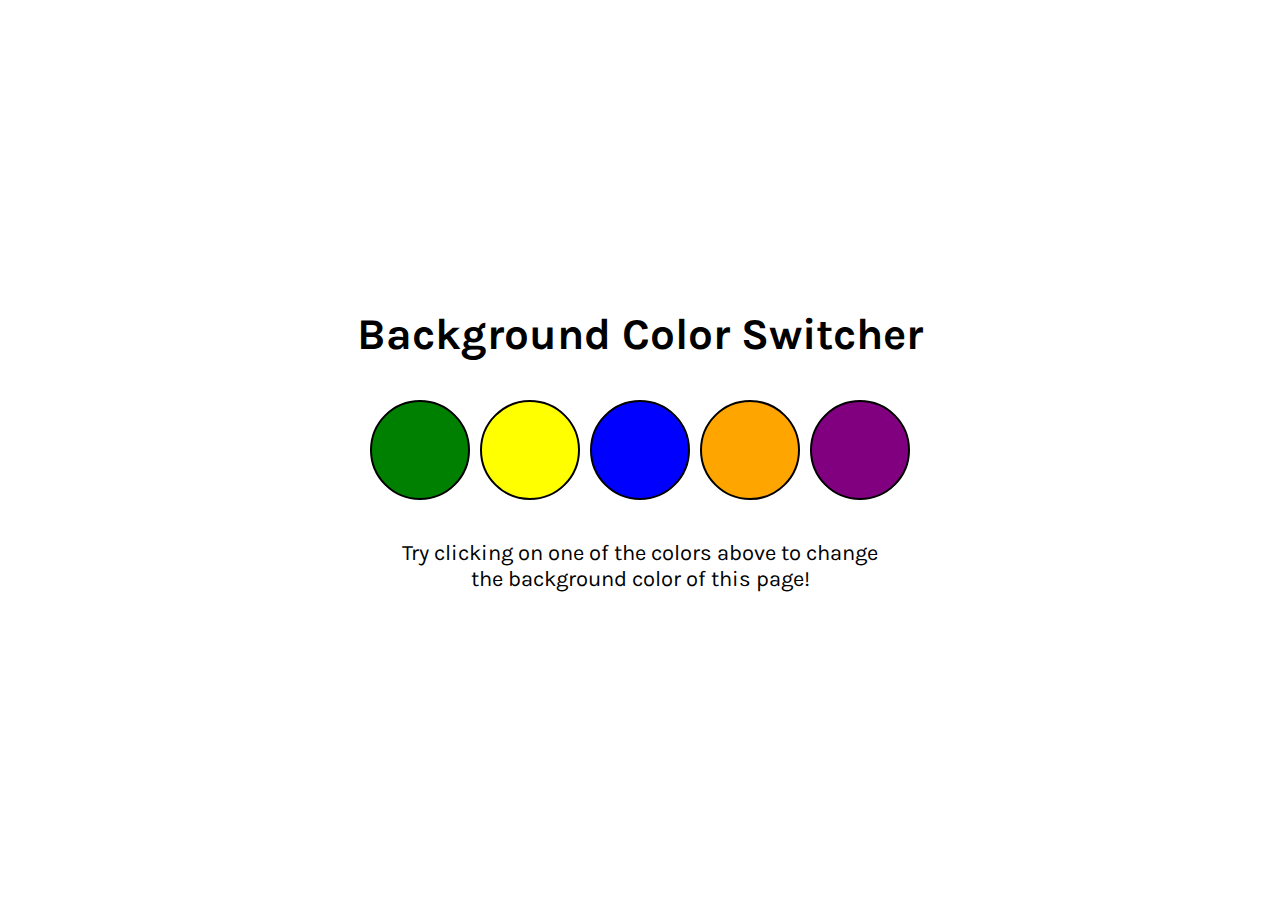
<file: Background Color Switcher/index.html>
<!DOCTYPE html>
<html lang="en">
  <head>
    <title>Background Color Switcher</title>

    <!-- required meta tags -->
    <meta charset="UTF-8" />
    <meta http-equiv="X-UA-Compatible" content="IE=edge" />
    <meta name="viewport" content="width=device-width, initial-scale=1.0" />

    <!-- favicon -->
    <link
      rel="icon"
      href="data:image/svg+xml,<svg xmlns=%22http://www.w3.org/2000/svg%22 viewBox=%220 0 100 100%22><text y=%22.9em%22 font-size=%2280%22>🟣</text></svg>"
    />

    <!-- google font -->
    <link rel="preconnect" href="https://fonts.googleapis.com" />
    <link rel="preconnect" href="https://fonts.gstatic.com" crossorigin />
    <link
      href="https://fonts.googleapis.com/css2?family=Karla:wght@200;300;400;500&display=swap"
      rel="stylesheet"
    />

    <!-- style -->
    <link rel="stylesheet" href="css/style.css" />
  </head>
  <body>
    <div class="wrapper">
      <h1 class="title">Background Color Switcher</h1>
      <div class="colors">
        <div class="color green"></div>
        <div class="color yellow"></div>
        <div class="color blue"></div>
        <div class="color orange"></div>
        <div class="color purple"></div>
      </div>
      <p class="desc">
        Try clicking on one of the colors above to change
        <br />
        the background color of this page!
      </p>
    </div>

    <!-- javascript -->
    <script src="js/app.js"></script>
  </body>
</html>
</file>
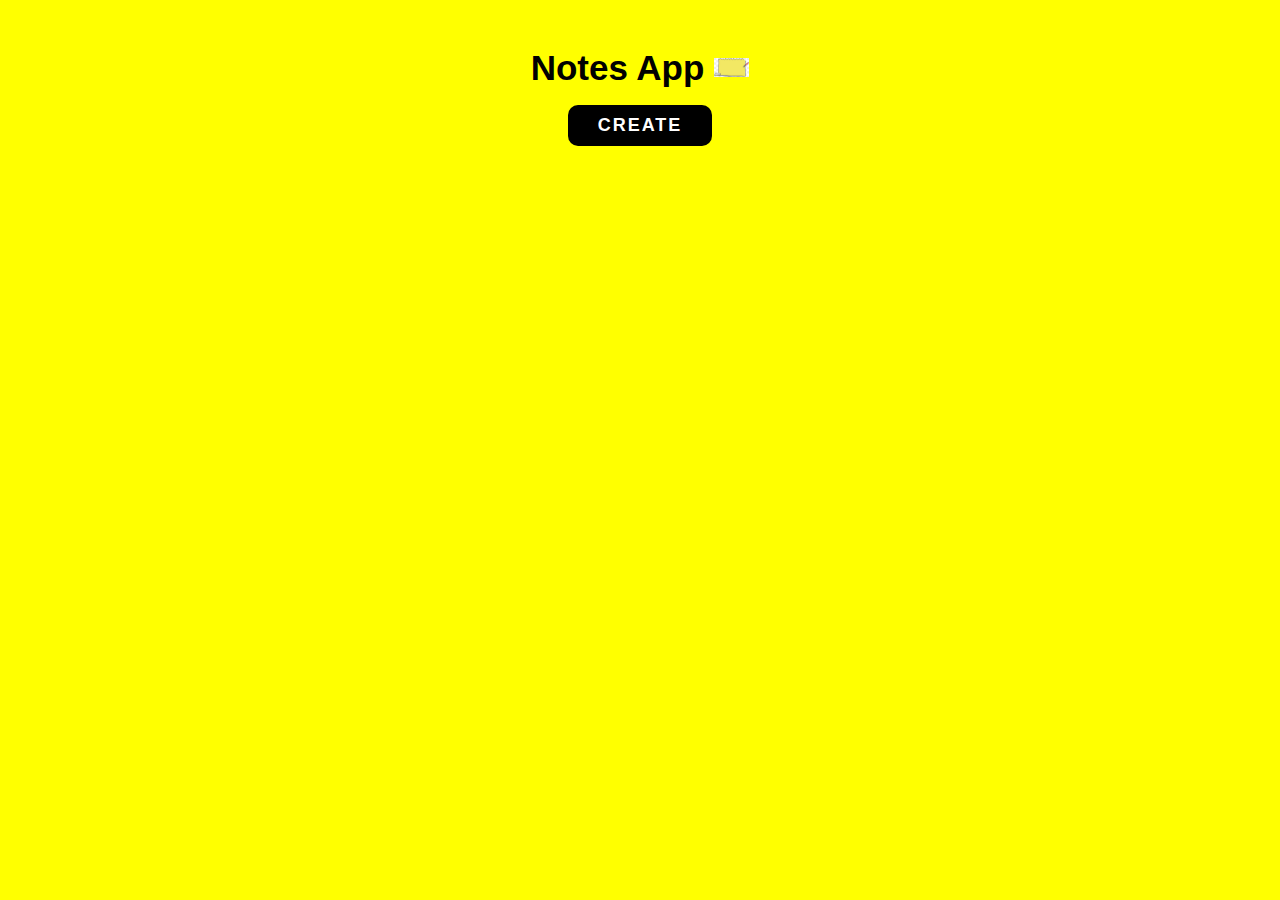
<file: notes/index.html>
<!DOCTYPE html>
<html lang="en">
<head>
    <meta charset="UTF-8">
    <meta http-equiv="X-UA-Compatible" content="IE=edge">
    <meta name="viewport" content="width=device-width, initial-scale=1.0">
    <title>Document</title>
    <link rel="stylesheet" href="./style.css">
</head>
<body>
    <div class="container">
        <div class="top">
            <h1>Notes App <img src="notes.jpg" alt="" srcset=""></h1>
            <button class="createBtn">Create</button>
        </div>
        <div class="notesContainer"></div>
    </div>
    <script src="./script.js"></script>
</body>
</html>
</file>
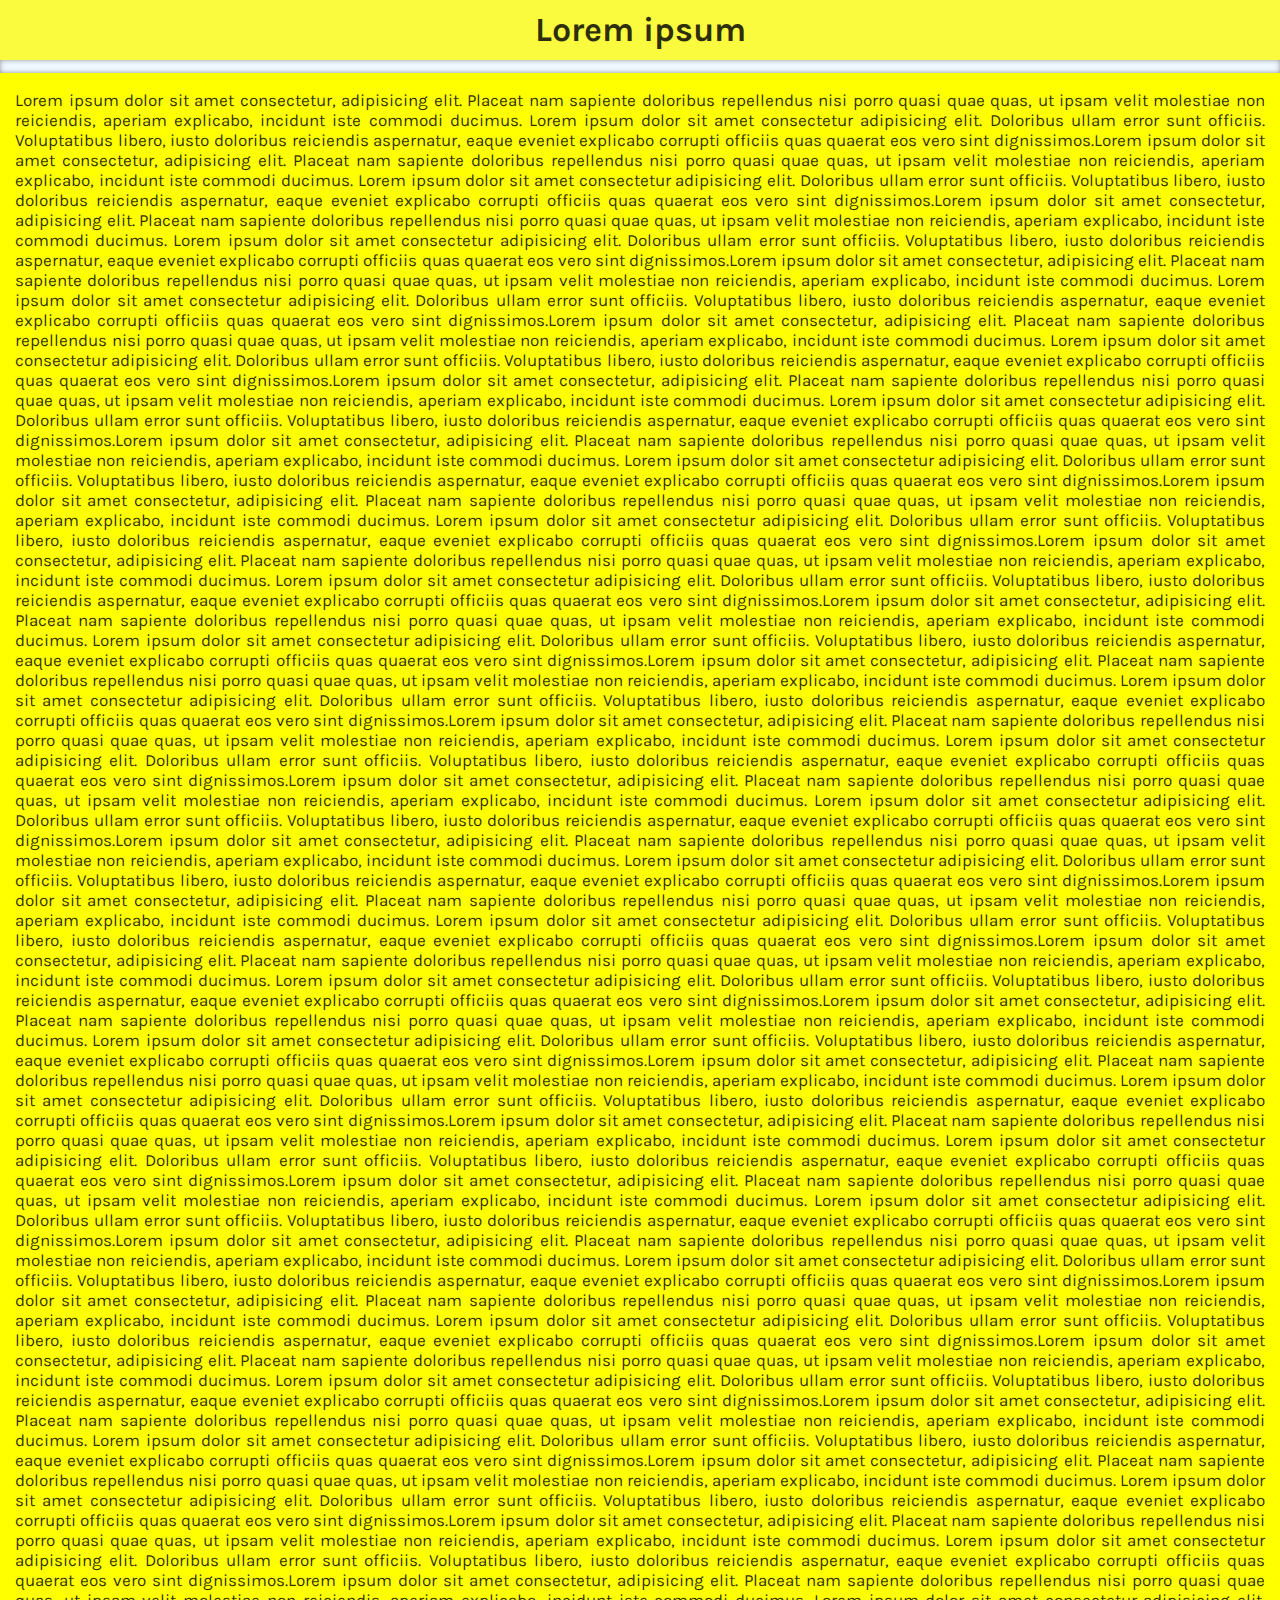
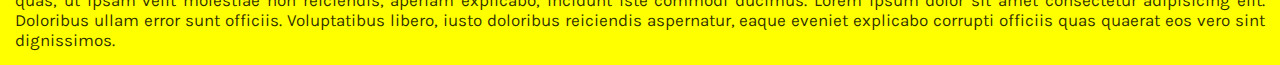
<file: Scroll Indicator/index.html>
<!DOCTYPE html>
<html lang="en">
  <head>
    <title>Scroll Indicator</title>

    <!-- required meta tags -->
    <meta charset="UTF-8" />
    <meta http-equiv="X-UA-Compatible" content="IE=edge" />
    <meta name="viewport" content="width=device-width, initial-scale=1.0" />

    <!-- favicon -->
    <link
      rel="icon"
      href="data:image/svg+xml,<svg xmlns=%22http://www.w3.org/2000/svg%22 viewBox=%220 0 100 100%22><text y=%22.9em%22 font-size=%2280%22>🟡</text></svg>"
    />

    <!-- google font -->
    <link rel="preconnect" href="https://fonts.googleapis.com" />
    <link rel="preconnect" href="https://fonts.gstatic.com" crossorigin />
    <link
      href="https://fonts.googleapis.com/css2?family=Karla:wght@200;300;400;500&display=swap"
      rel="stylesheet"
    />

    <!-- style -->
    <link rel="stylesheet" href="css/style.css" />
  </head>
  <body>
    <header>
      <h1 class="title">Lorem ipsum</h1>
      <div class="progress-container">
        <div id="progress-bar"></div>
      </div>
    </header>
    <article>
      <p>
        Lorem ipsum dolor sit amet consectetur, adipisicing elit. Placeat nam
        sapiente doloribus repellendus nisi porro quasi quae quas, ut ipsam
        velit molestiae non reiciendis, aperiam explicabo, incidunt iste commodi
        ducimus. Lorem ipsum dolor sit amet consectetur adipisicing elit.
        Doloribus ullam error sunt officiis. Voluptatibus libero, iusto
        doloribus reiciendis aspernatur, eaque eveniet explicabo corrupti
        officiis quas quaerat eos vero sint dignissimos.Lorem ipsum dolor sit
        amet consectetur, adipisicing elit. Placeat nam sapiente doloribus
        repellendus nisi porro quasi quae quas, ut ipsam velit molestiae non
        reiciendis, aperiam explicabo, incidunt iste commodi ducimus. Lorem
        ipsum dolor sit amet consectetur adipisicing elit. Doloribus ullam error
        sunt officiis. Voluptatibus libero, iusto doloribus reiciendis
        aspernatur, eaque eveniet explicabo corrupti officiis quas quaerat eos
        vero sint dignissimos.Lorem ipsum dolor sit amet consectetur,
        adipisicing elit. Placeat nam sapiente doloribus repellendus nisi porro
        quasi quae quas, ut ipsam velit molestiae non reiciendis, aperiam
        explicabo, incidunt iste commodi ducimus. Lorem ipsum dolor sit amet
        consectetur adipisicing elit. Doloribus ullam error sunt officiis.
        Voluptatibus libero, iusto doloribus reiciendis aspernatur, eaque
        eveniet explicabo corrupti officiis quas quaerat eos vero sint
        dignissimos.Lorem ipsum dolor sit amet consectetur, adipisicing elit.
        Placeat nam sapiente doloribus repellendus nisi porro quasi quae quas,
        ut ipsam velit molestiae non reiciendis, aperiam explicabo, incidunt
        iste commodi ducimus. Lorem ipsum dolor sit amet consectetur adipisicing
        elit. Doloribus ullam error sunt officiis. Voluptatibus libero, iusto
        doloribus reiciendis aspernatur, eaque eveniet explicabo corrupti
        officiis quas quaerat eos vero sint dignissimos.Lorem ipsum dolor sit
        amet consectetur, adipisicing elit. Placeat nam sapiente doloribus
        repellendus nisi porro quasi quae quas, ut ipsam velit molestiae non
        reiciendis, aperiam explicabo, incidunt iste commodi ducimus. Lorem
        ipsum dolor sit amet consectetur adipisicing elit. Doloribus ullam error
        sunt officiis. Voluptatibus libero, iusto doloribus reiciendis
        aspernatur, eaque eveniet explicabo corrupti officiis quas quaerat eos
        vero sint dignissimos.Lorem ipsum dolor sit amet consectetur,
        adipisicing elit. Placeat nam sapiente doloribus repellendus nisi porro
        quasi quae quas, ut ipsam velit molestiae non reiciendis, aperiam
        explicabo, incidunt iste commodi ducimus. Lorem ipsum dolor sit amet
        consectetur adipisicing elit. Doloribus ullam error sunt officiis.
        Voluptatibus libero, iusto doloribus reiciendis aspernatur, eaque
        eveniet explicabo corrupti officiis quas quaerat eos vero sint
        dignissimos.Lorem ipsum dolor sit amet consectetur, adipisicing elit.
        Placeat nam sapiente doloribus repellendus nisi porro quasi quae quas,
        ut ipsam velit molestiae non reiciendis, aperiam explicabo, incidunt
        iste commodi ducimus. Lorem ipsum dolor sit amet consectetur adipisicing
        elit. Doloribus ullam error sunt officiis. Voluptatibus libero, iusto
        doloribus reiciendis aspernatur, eaque eveniet explicabo corrupti
        officiis quas quaerat eos vero sint dignissimos.Lorem ipsum dolor sit
        amet consectetur, adipisicing elit. Placeat nam sapiente doloribus
        repellendus nisi porro quasi quae quas, ut ipsam velit molestiae non
        reiciendis, aperiam explicabo, incidunt iste commodi ducimus. Lorem
        ipsum dolor sit amet consectetur adipisicing elit. Doloribus ullam error
        sunt officiis. Voluptatibus libero, iusto doloribus reiciendis
        aspernatur, eaque eveniet explicabo corrupti officiis quas quaerat eos
        vero sint dignissimos.Lorem ipsum dolor sit amet consectetur,
        adipisicing elit. Placeat nam sapiente doloribus repellendus nisi porro
        quasi quae quas, ut ipsam velit molestiae non reiciendis, aperiam
        explicabo, incidunt iste commodi ducimus. Lorem ipsum dolor sit amet
        consectetur adipisicing elit. Doloribus ullam error sunt officiis.
        Voluptatibus libero, iusto doloribus reiciendis aspernatur, eaque
        eveniet explicabo corrupti officiis quas quaerat eos vero sint
        dignissimos.Lorem ipsum dolor sit amet consectetur, adipisicing elit.
        Placeat nam sapiente doloribus repellendus nisi porro quasi quae quas,
        ut ipsam velit molestiae non reiciendis, aperiam explicabo, incidunt
        iste commodi ducimus. Lorem ipsum dolor sit amet consectetur adipisicing
        elit. Doloribus ullam error sunt officiis. Voluptatibus libero, iusto
        doloribus reiciendis aspernatur, eaque eveniet explicabo corrupti
        officiis quas quaerat eos vero sint dignissimos.Lorem ipsum dolor sit
        amet consectetur, adipisicing elit. Placeat nam sapiente doloribus
        repellendus nisi porro quasi quae quas, ut ipsam velit molestiae non
        reiciendis, aperiam explicabo, incidunt iste commodi ducimus. Lorem
        ipsum dolor sit amet consectetur adipisicing elit. Doloribus ullam error
        sunt officiis. Voluptatibus libero, iusto doloribus reiciendis
        aspernatur, eaque eveniet explicabo corrupti officiis quas quaerat eos
        vero sint dignissimos.Lorem ipsum dolor sit amet consectetur,
        adipisicing elit. Placeat nam sapiente doloribus repellendus nisi porro
        quasi quae quas, ut ipsam velit molestiae non reiciendis, aperiam
        explicabo, incidunt iste commodi ducimus. Lorem ipsum dolor sit amet
        consectetur adipisicing elit. Doloribus ullam error sunt officiis.
        Voluptatibus libero, iusto doloribus reiciendis aspernatur, eaque
        eveniet explicabo corrupti officiis quas quaerat eos vero sint
        dignissimos.Lorem ipsum dolor sit amet consectetur, adipisicing elit.
        Placeat nam sapiente doloribus repellendus nisi porro quasi quae quas,
        ut ipsam velit molestiae non reiciendis, aperiam explicabo, incidunt
        iste commodi ducimus. Lorem ipsum dolor sit amet consectetur adipisicing
        elit. Doloribus ullam error sunt officiis. Voluptatibus libero, iusto
        doloribus reiciendis aspernatur, eaque eveniet explicabo corrupti
        officiis quas quaerat eos vero sint dignissimos.Lorem ipsum dolor sit
        amet consectetur, adipisicing elit. Placeat nam sapiente doloribus
        repellendus nisi porro quasi quae quas, ut ipsam velit molestiae non
        reiciendis, aperiam explicabo, incidunt iste commodi ducimus. Lorem
        ipsum dolor sit amet consectetur adipisicing elit. Doloribus ullam error
        sunt officiis. Voluptatibus libero, iusto doloribus reiciendis
        aspernatur, eaque eveniet explicabo corrupti officiis quas quaerat eos
        vero sint dignissimos.Lorem ipsum dolor sit amet consectetur,
        adipisicing elit. Placeat nam sapiente doloribus repellendus nisi porro
        quasi quae quas, ut ipsam velit molestiae non reiciendis, aperiam
        explicabo, incidunt iste commodi ducimus. Lorem ipsum dolor sit amet
        consectetur adipisicing elit. Doloribus ullam error sunt officiis.
        Voluptatibus libero, iusto doloribus reiciendis aspernatur, eaque
        eveniet explicabo corrupti officiis quas quaerat eos vero sint
        dignissimos.Lorem ipsum dolor sit amet consectetur, adipisicing elit.
        Placeat nam sapiente doloribus repellendus nisi porro quasi quae quas,
        ut ipsam velit molestiae non reiciendis, aperiam explicabo, incidunt
        iste commodi ducimus. Lorem ipsum dolor sit amet consectetur adipisicing
        elit. Doloribus ullam error sunt officiis. Voluptatibus libero, iusto
        doloribus reiciendis aspernatur, eaque eveniet explicabo corrupti
        officiis quas quaerat eos vero sint dignissimos.Lorem ipsum dolor sit
        amet consectetur, adipisicing elit. Placeat nam sapiente doloribus
        repellendus nisi porro quasi quae quas, ut ipsam velit molestiae non
        reiciendis, aperiam explicabo, incidunt iste commodi ducimus. Lorem
        ipsum dolor sit amet consectetur adipisicing elit. Doloribus ullam error
        sunt officiis. Voluptatibus libero, iusto doloribus reiciendis
        aspernatur, eaque eveniet explicabo corrupti officiis quas quaerat eos
        vero sint dignissimos.Lorem ipsum dolor sit amet consectetur,
        adipisicing elit. Placeat nam sapiente doloribus repellendus nisi porro
        quasi quae quas, ut ipsam velit molestiae non reiciendis, aperiam
        explicabo, incidunt iste commodi ducimus. Lorem ipsum dolor sit amet
        consectetur adipisicing elit. Doloribus ullam error sunt officiis.
        Voluptatibus libero, iusto doloribus reiciendis aspernatur, eaque
        eveniet explicabo corrupti officiis quas quaerat eos vero sint
        dignissimos.Lorem ipsum dolor sit amet consectetur, adipisicing elit.
        Placeat nam sapiente doloribus repellendus nisi porro quasi quae quas,
        ut ipsam velit molestiae non reiciendis, aperiam explicabo, incidunt
        iste commodi ducimus. Lorem ipsum dolor sit amet consectetur adipisicing
        elit. Doloribus ullam error sunt officiis. Voluptatibus libero, iusto
        doloribus reiciendis aspernatur, eaque eveniet explicabo corrupti
        officiis quas quaerat eos vero sint dignissimos.Lorem ipsum dolor sit
        amet consectetur, adipisicing elit. Placeat nam sapiente doloribus
        repellendus nisi porro quasi quae quas, ut ipsam velit molestiae non
        reiciendis, aperiam explicabo, incidunt iste commodi ducimus. Lorem
        ipsum dolor sit amet consectetur adipisicing elit. Doloribus ullam error
        sunt officiis. Voluptatibus libero, iusto doloribus reiciendis
        aspernatur, eaque eveniet explicabo corrupti officiis quas quaerat eos
        vero sint dignissimos.Lorem ipsum dolor sit amet consectetur,
        adipisicing elit. Placeat nam sapiente doloribus repellendus nisi porro
        quasi quae quas, ut ipsam velit molestiae non reiciendis, aperiam
        explicabo, incidunt iste commodi ducimus. Lorem ipsum dolor sit amet
        consectetur adipisicing elit. Doloribus ullam error sunt officiis.
        Voluptatibus libero, iusto doloribus reiciendis aspernatur, eaque
        eveniet explicabo corrupti officiis quas quaerat eos vero sint
        dignissimos.Lorem ipsum dolor sit amet consectetur, adipisicing elit.
        Placeat nam sapiente doloribus repellendus nisi porro quasi quae quas,
        ut ipsam velit molestiae non reiciendis, aperiam explicabo, incidunt
        iste commodi ducimus. Lorem ipsum dolor sit amet consectetur adipisicing
        elit. Doloribus ullam error sunt officiis. Voluptatibus libero, iusto
        doloribus reiciendis aspernatur, eaque eveniet explicabo corrupti
        officiis quas quaerat eos vero sint dignissimos.Lorem ipsum dolor sit
        amet consectetur, adipisicing elit. Placeat nam sapiente doloribus
        repellendus nisi porro quasi quae quas, ut ipsam velit molestiae non
        reiciendis, aperiam explicabo, incidunt iste commodi ducimus. Lorem
        ipsum dolor sit amet consectetur adipisicing elit. Doloribus ullam error
        sunt officiis. Voluptatibus libero, iusto doloribus reiciendis
        aspernatur, eaque eveniet explicabo corrupti officiis quas quaerat eos
        vero sint dignissimos.Lorem ipsum dolor sit amet consectetur,
        adipisicing elit. Placeat nam sapiente doloribus repellendus nisi porro
        quasi quae quas, ut ipsam velit molestiae non reiciendis, aperiam
        explicabo, incidunt iste commodi ducimus. Lorem ipsum dolor sit amet
        consectetur adipisicing elit. Doloribus ullam error sunt officiis.
        Voluptatibus libero, iusto doloribus reiciendis aspernatur, eaque
        eveniet explicabo corrupti officiis quas quaerat eos vero sint
        dignissimos.Lorem ipsum dolor sit amet consectetur, adipisicing elit.
        Placeat nam sapiente doloribus repellendus nisi porro quasi quae quas,
        ut ipsam velit molestiae non reiciendis, aperiam explicabo, incidunt
        iste commodi ducimus. Lorem ipsum dolor sit amet consectetur adipisicing
        elit. Doloribus ullam error sunt officiis. Voluptatibus libero, iusto
        doloribus reiciendis aspernatur, eaque eveniet explicabo corrupti
        officiis quas quaerat eos vero sint dignissimos.Lorem ipsum dolor sit
        amet consectetur, adipisicing elit. Placeat nam sapiente doloribus
        repellendus nisi porro quasi quae quas, ut ipsam velit molestiae non
        reiciendis, aperiam explicabo, incidunt iste commodi ducimus. Lorem
        ipsum dolor sit amet consectetur adipisicing elit. Doloribus ullam error
        sunt officiis. Voluptatibus libero, iusto doloribus reiciendis
        aspernatur, eaque eveniet explicabo corrupti officiis quas quaerat eos
        vero sint dignissimos.Lorem ipsum dolor sit amet consectetur,
        adipisicing elit. Placeat nam sapiente doloribus repellendus nisi porro
        quasi quae quas, ut ipsam velit molestiae non reiciendis, aperiam
        explicabo, incidunt iste commodi ducimus. Lorem ipsum dolor sit amet
        consectetur adipisicing elit. Doloribus ullam error sunt officiis.
        Voluptatibus libero, iusto doloribus reiciendis aspernatur, eaque
        eveniet explicabo corrupti officiis quas quaerat eos vero sint
        dignissimos.
      </p>
    </article>

    <!-- javascript -->
    <script src="js/script.js"></script>
  </body>
</html>
</file>
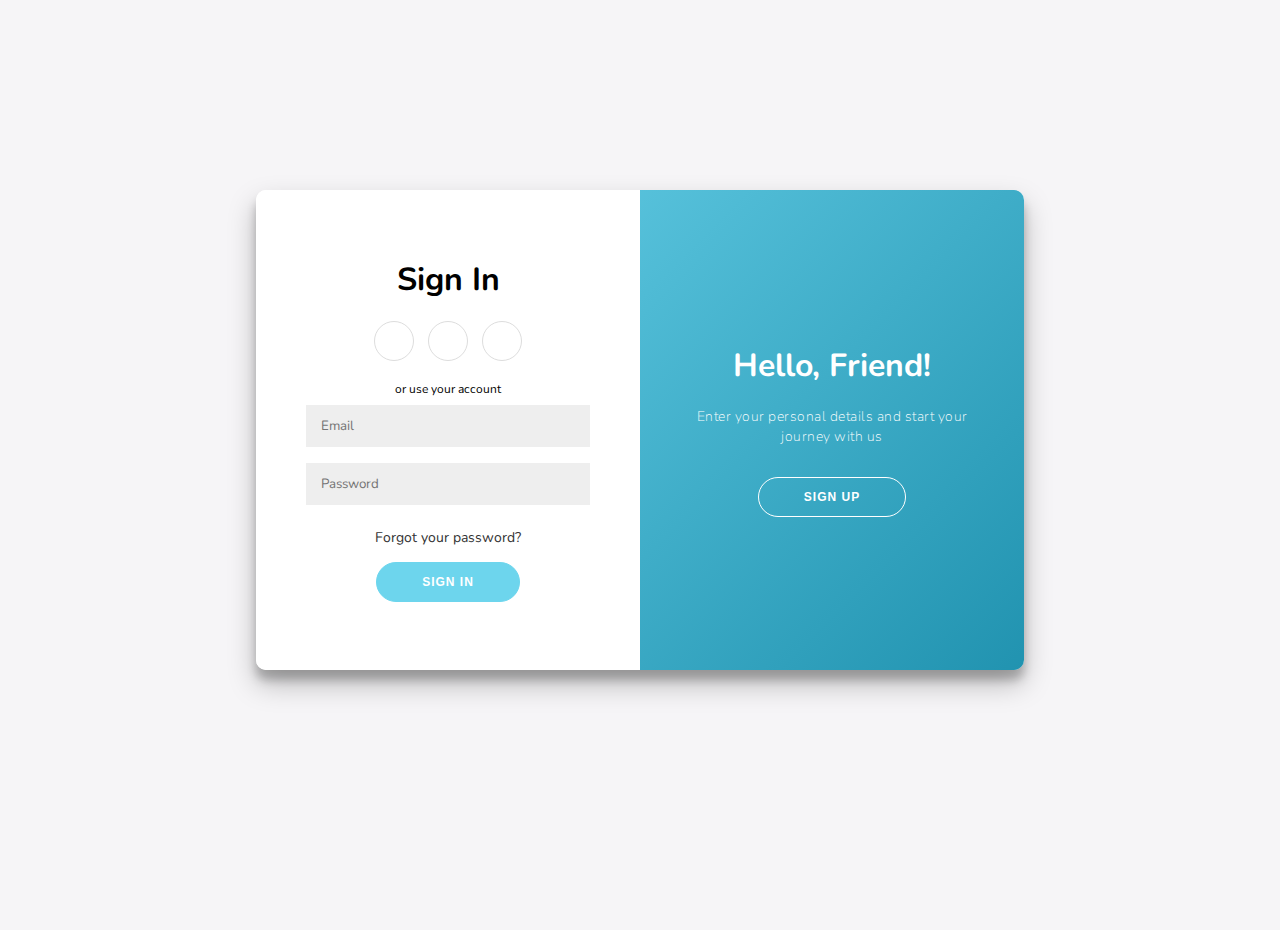
<file: Sliding Signin Signup Form/index.html>
<!-- Based on Sliding Sign In & Sign Up Form by Brad Traversy (2019)
see: https://www.youtube.com/watch?v=mUdo6w87rh4 -->

<!DOCTYPE html>
<html lang="en">
  <head>
    <meta charset="UTF-8" />
    <meta name="viewport" content="width=device-width, initial-scale=1.0" />
    <link
      rel="stylesheet"
      href="https://cdnjs.cloudflare.com/ajax/libs/font-awesome/5.15.1/css/all.min.css"
      integrity="sha512-+4zCK9k+qNFUR5X+cKL9EIR+ZOhtIloNl9GIKS57V1MyNsYpYcUrUeQc9vNfzsWfV28IaLL3i96P9sdNyeRssA=="
      crossorigin="anonymous"
    />
    <link rel="stylesheet" href="style.css" />
    <title>Sliding Sign In & Sign Up Form</title>
  </head>
  <body>
    <div class="container" id="container">
      <div class="form-container sign-up-container">
        <form>
          <h1>Sign Up</h1>
          <div class="social-container">
            <a href="#" class="social"><i class="fab fa-instagram"></i></a>
            <a href="#" class="social"><i class="fab fa-google"></i></a>
            <a href="#" class="social"><i class="fab fa-tiktok"></i></a>
          </div>
          <span>or use your email for registration</span>
          <input type="text" placeholder="Name" />
          <input type="email" placeholder="Email" />
          <input type="password" placeholder="Password" />
          <button onclick="return false;">Sign Up</button>
        </form>
      </div>
      <div class="form-container sign-in-container">
        <form>
          <h1>Sign In</h1>
          <div class="social-container">
            <a href="#" class="social"><i class="fab fa-instagram"></i></a>
            <a href="#" class="social"><i class="fab fa-google"></i></a>
            <a href="#" class="social"><i class="fab fa-tiktok"></i></a>
          </div>
          <span>or use your account</span>
          <input type="email" placeholder="Email" />
          <input type="password" placeholder="Password" />
          <a href="#">Forgot your password?</a>
          <button onclick="return false;">Sign In</button>
        </form>
      </div>
      <div class="overlay-container">
        <div class="overlay">
          <div class="overlay-panel overlay-left">
            <h1>Welcome Back!</h1>
            <p>Please login with your personal info</p>
            <button class="ghost" id="signIn">Sign In</button>
          </div>
          <div class="overlay-panel overlay-right">
            <h1>Hello, Friend!</h1>
            <p>Enter your personal details and start your journey with us</p>
            <button class="ghost" id="signUp">Sign Up</button>
          </div>
        </div>
      </div>
    </div>
    <script src="script.js"></script>
  </body>
</html>
</file>
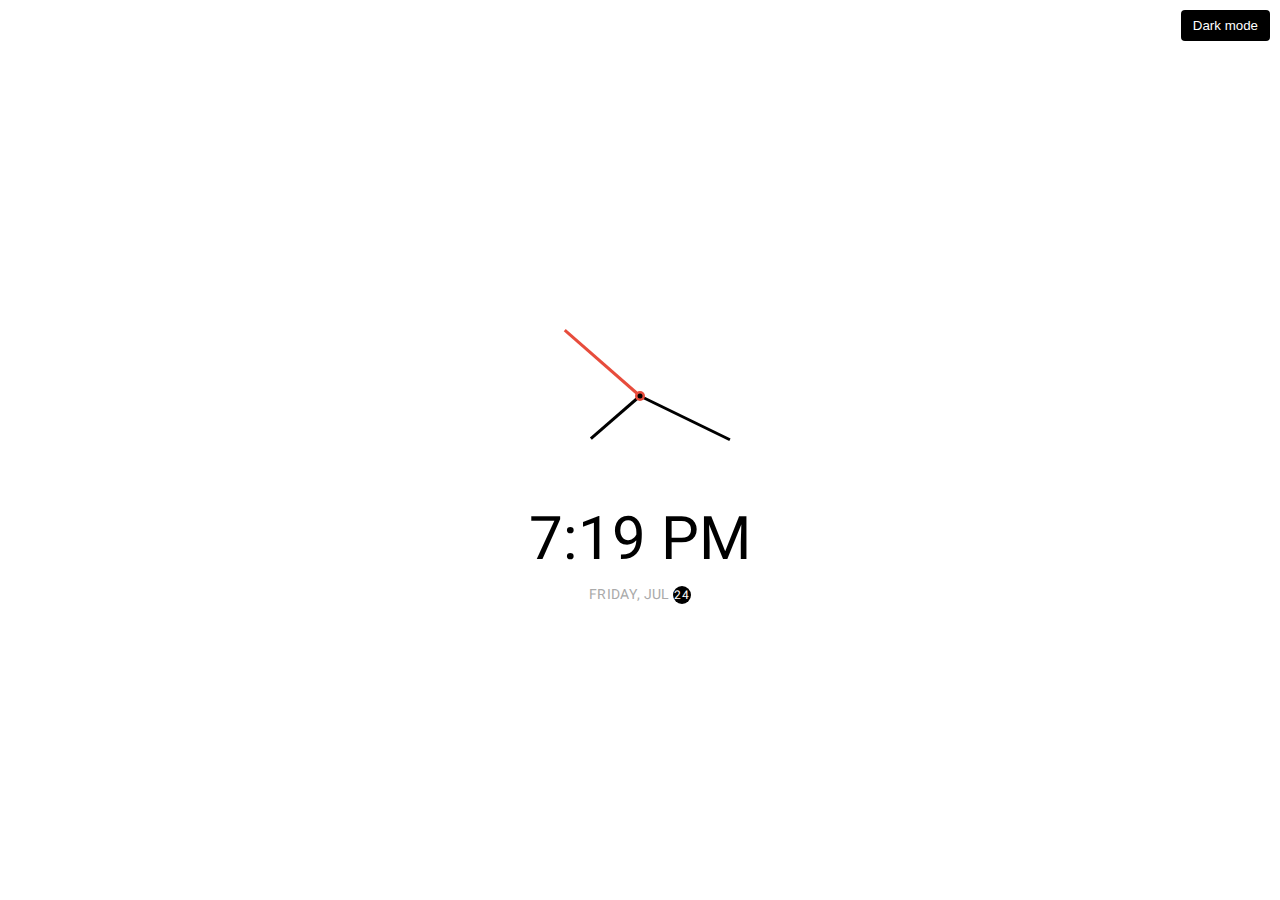
<file: Theme Clock/index.html>
<!DOCTYPE html>
<html lang="en">
  <head>
    <meta charset="UTF-8" />
    <meta name="viewport" content="width=device-width, initial-scale=1.0" />
    <link rel="stylesheet" href="style.css" />
    <title>Theme Clock</title>
  </head>
  <body>
    <button class="toggle">Dark mode</button>
    <div class="clock-container">
      <div class="clock">
        <div class="needle hour"></div>
        <div class="needle minute"></div>
        <div class="needle second"></div>
        <div class="center-point"></div>
      </div>
      <div class="time"></div>
      <div class="date"></div>
    </div>
    <script src="script.js"></script>
  </body>
</html>
</file>
<file: Background Color Switcher/css/style.css>
* {
  margin: 0;
  padding: 0;
  box-sizing: border-box;
}

html {
  font-size: 10px;
}

body {
  padding: 0 4rem;
  overflow: hidden;
  font: 2.2rem Karla, sans-serif;
}

.wrapper {
  display: flex;
  flex-direction: column;
  justify-content: center;
  align-items: center;
  min-height: 100vh;
}

.colors {
  margin: 4rem 0;
  flex-wrap: wrap;
  display: flex;
  align-items: center;
}

.color {
  cursor: pointer;
  margin: 0 0.5rem;
  width: 10rem;
  height: 10rem;
  border-radius: 50%;
  border: 0.2rem solid black;
  transition: 0.5s ease;
}

.color:hover {
  transform: scale(1.1);
}

.color:active {
  transform: scale(1);
}

.green {
  background-color: green;
}

.yellow {
  background-color: yellow;
}

.blue {
  background-color: blue;
}

.orange {
  background-color: orange;
}

.purple {
  background-color: purple;
}

.desc {
  text-align: center;
}

::selection {
  color: white;
  background-color: black;
}

@media screen and (max-width: 700px) {
  html {
    font-size: 8px;
  }
}

@media screen and (max-width: 510px) {
  html {
    font-size: 6px;
  }
}

@media screen and (max-width: 380px) {
  html {
    font-size: 4px;
  }
}
</file>
<file: notes/style.css>
* {
    margin: 0;
    padding: 0;
    box-sizing: border-box;
    font-family: sans-serif;
  }
  
  body {
    background-color: yellow;
    max-width: 1250px;
    margin: 50px auto;
  }
  
  .container {
    display: flex;
    align-items: center;
    justify-content: center;
    flex-direction: column;
  }
  
  .top {
    display: flex;
    align-items: center;
    justify-content: center;
    flex-direction: column;
    gap: 20px;
    margin-bottom: 20px;
  }
  
  .top h1 {
    display: flex;
    align-items: center;
    font-size: 35px;
    line-height: 35px;
  }
  
  .top h1 img {
    width: 35px;
    margin-left: 10px;
  }
  
  .createBtn {
    font-size: 18px;
    font-weight: 600;
    text-transform: uppercase;
    padding: 10px 30px;
    letter-spacing: 2px;
    color: white;
    background-color: black;
    border: none;
    border-radius: 10px;
    cursor: pointer;
  }
  
  .createBtn:active {
    transform: scale(0.95);
  }
  
  .notesContainer {
    display: flex;
    flex-wrap: wrap;
    gap: 10px;
  }
  
  .note {
    position: relative;
    width: 300px;
    height: 150px;
    display: inline;
    border: 3px dotted black;
    border-radius: 10px;
  }
  
  .note p {
    width: 100%;
    height: 100%;
    padding: 10px;
    background-color: transparent;
    outline: none;
  }
  
  .note img {
    width: 20px;
    position: absolute;
    right: 10px;
    bottom: 10px;
    cursor: pointer;
  }
</file>
<file: Scroll Indicator/css/style.css>
*,
*::after,
*::before {
  margin: 0;
  padding: 0;
  border: none;
  outline: none;
  box-sizing: border-box;
}

html {
  font-size: 10px;
  scroll-behavior: smooth;
}

body {
  overflow-x: hidden;
  font: 1.7rem Karla, sans-serif;
  background-color: #ffff00;
  color: #000000d3;
}

header {
  position: fixed;
  width: 100%;
  padding: 1rem 0 0;
  background-color: #fafa3e;
}

.title {
  text-align: center;
  padding-bottom: 1rem;
}

.progress-container {
  width: 100%;
  height: 1.3rem;
  background-color: #f0f8ff;
  box-shadow: inset 0 0 0.5rem #00000069;
}

#progress-bar {
  width: 0%;
  height: 1.3rem;
  background-color: #000000d3;
}

article {
  padding: 9rem 1.5rem 1.5rem;
  text-align: justify;
}

::selection {
  color: #ffff00;
  background-color: #000000d3;
}
</file>
<file: Sliding Signin Signup Form/style.css>
@import url("https://fonts.googleapis.com/css2?family=Nunito:wght@400;800&display=swap");

:root {
  --main-color: #6dd5ed;
  --secondary-color: #2193b0;
  --gradient: linear-gradient(
    135deg,
    var(--main-color),
    var(--secondary-color)
  );
}

* {
  box-sizing: border-box;
}

body {
  background: #f6f5f7;
  font-family: "Nunito", sans-serif;
  display: flex;
  flex-direction: column;
  align-items: center;
  justify-content: center;
  min-height: 100vh;
  margin: 1rem 0;
}

h1 {
  font-weight: bold;
  margin: 0;
}

p {
  font-size: 14px;
  font-weight: 100;
  line-height: 20px;
  letter-spacing: 0.5px;
  margin: 20px 0 30px;
}

.social-container {
  margin: 20px 0;
}

.social-container a {
  border: 1px solid #dddddd;
  border-radius: 50%;
  display: inline-flex;
  justify-content: center;
  align-items: center;
  margin: 0 5px;
  height: 40px;
  width: 40px;
}

span {
  font-size: 12px;
}

a {
  color: #333;
  font-size: 14px;
  text-decoration: none;
  margin: 15px 0;
}

button {
  cursor: pointer;
  border-radius: 20px;
  border: 1px solid var(--main-color);
  background: var(--main-color);
  color: #fff;
  font-size: 12px;
  font-weight: bold;
  padding: 12px 45px;
  letter-spacing: 1px;
  text-transform: uppercase;
  transition: transform 80ms ease-out;
}

button:hover {
  background: var(--secondary-color);
}

button:active {
  transform: scale(0.95);
}

button:focus {
  outline: none;
}

button.ghost {
  background-color: transparent;
  border-color: #fff;
}

button.ghost:hover {
  background: #fff;
  color: var(--secondary-color);
}

form {
  background-color: #fff;
  display: flex;
  align-items: center;
  justify-content: center;
  flex-direction: column;
  padding: 0 50px;
  height: 100%;
  text-align: center;
}

input {
  background-color: #eee;
  border: none;
  padding: 12px 15px;
  margin: 8px 0;
  width: 100%;
  font-family: inherit;
}

.container {
  background-color: #fff;
  border-radius: 10px;
  box-shadow: 0 14px 28px rgba(0, 0, 0, 0.25), 0 10px 10px rgba(0, 0, 0, 0.22);
  position: relative;
  overflow: hidden;
  height: 768px;
  width: 480px;
  max-width: 100%;
}

.form-container {
  position: absolute;
  top: 0;
  width: 100%;
  transition: all 0.6s ease-in-out;
}

.sign-in-container {
  top: 0;
  height: 50%;
  z-index: 2;
}

.container.right-panel-active .sign-in-container {
  transform: translateY(100%);
}

.sign-up-container {
  top: 0;
  height: 50%;
  opacity: 0;
  z-index: 1;
}

.container.right-panel-active .sign-up-container {
  transform: translateY(100%);
  opacity: 1;
  z-index: 5;
  animation: show 0.6s;
}

@keyframes show {
  0%,
  49.99% {
    opacity: 0;
    z-index: 1;
  }
  50%,
  100% {
    opacity: 1;
    z-index: 5;
  }
}

.overlay-container {
  position: absolute;
  left: 0;
  top: 50%;
  height: 50%;
  width: 100%;
  overflow: hidden;
  transition: transform 0.6s ease-in-out;
  z-index: 100;
}

.container.right-panel-active .overlay-container {
  transform: translateY(-100%);
}

.overlay {
  background: var(--secondary-color);
  background: var(--gradient);
  background-repeat: no-repeat;
  background-size: cover;
  background-position: 0 0;
  color: #fff;
  position: relative;
  top: -100%;
  width: 100%;
  height: 200%;
  transform: translateY(0);
  transition: transform 0.6s ease-in-out;
}

.container.right-panel-active .overlay {
  transform: translateY(50%);
}

.overlay-panel {
  position: absolute;
  display: flex;
  align-items: center;
  justify-content: center;
  flex-direction: column;
  padding: 0 40px;
  text-align: center;
  left: 0;
  width: 100%;
  height: 50%;
  transform: translateY(0);
  transition: transform 0.6s ease-in-out;
}

.overlay-left {
  transform: translateY(-20%);
}

.container.right-panel-active .overlay-left {
  transform: translateY(0);
}

.overlay-right {
  bottom: 0;
  transform: translateY(0);
}

.container.right-panel-active .overlay-right {
  transform: translateY(20%);
}

@media (min-width: 768px) {
  body {
    margin: -20px 0 50px;
  }

  .container {
    width: 768px;
    max-width: 100%;
    height: 480px;
  }

  .form-container {
    top: 0;
    height: 100%;
    width: 50%;
  }

  .sign-in-container {
    left: 0;
    width: 50%;
    height: 100%;
  }

  .container.right-panel-active .sign-in-container {
    transform: translateX(100%);
  }

  .sign-up-container {
    left: 0;
    width: 50%;
    height: 100%;
  }

  .container.right-panel-active .sign-up-container {
    transform: translateX(100%);
  }

  .overlay-container {
    left: 50%;
    top: 0;
    height: 100%;
    width: 50%;
  }

  .container.right-panel-active .overlay-container {
    transform: translateX(-100%);
  }

  .overlay {
    top: 0;
    left: -100%;
    height: 100%;
    width: 200%;
    transform: translateX(0);
  }

  .container.right-panel-active .overlay {
    transform: translateX(50%);
  }

  .overlay-panel {
    top: 0;
    height: 100%;
    width: 50%;
    transform: translateX(0);
  }

  .overlay-left {
    transform: translateX(-20%);
  }

  .container.right-panel-active .overlay-left {
    transform: translateX(0);
  }

  .overlay-right {
    right: 0;
    top: 0;
    left: 50%;
    transform: translateX(0);
  }

  .container.right-panel-active .overlay-right {
    transform: translateX(20%);
  }
}
</file>
<file: Theme Clock/style.css>
@import url("https://fonts.googleapis.com/css?family=Heebo:300&display=swap");

* {
  box-sizing: border-box;
}

:root {
  --primary-color: #000;
  --secondary-color: #fff;
}

html {
  transition: all 0.5s ease-in;
}

html.dark {
  --primary-color: #fff;
  --secondary-color: #333;
}

html.dark {
  background-color: #111;
  color: var(--primary-color);
}

body {
  font-family: "Heebo", sans-serif;
  display: flex;
  align-items: center;
  justify-content: center;
  height: 100vh;
  overflow: hidden;
  margin: 0;
}

.toggle {
  background-color: var(--primary-color);
  color: var(--secondary-color);
  border: 0;
  border-radius: 4px;
  padding: 8px 12px;
  position: absolute;
  top: 10px;
  right: 10px;
  cursor: pointer;
}

.toggle:focus {
  outline: none;
}

.clock-container {
  display: flex;
  flex-direction: column;
  align-items: center;
  justify-content: space-between;
}

.clock {
  position: relative;
  width: 200px;
  height: 200px;
}

.needle {
  background-color: var(--primary-color);
  position: absolute;
  top: 50%;
  left: 50%;
  height: 65px;
  width: 3px;
  transform-origin: bottom center;
  transition: all 0.5s ease-in;
}

.needle.hour {
  transform: translate(-50%, -100%) rotate(0deg);
}

.needle.minute {
  transform: translate(-50%, -100%) rotate(0deg);
  height: 100px;
}

.needle.second {
  background-color: #e74c3c;
  transform: translate(-50%, -100%) rotate(0deg);
  height: 100px;
}

.center-point {
  background-color: #e74c3c;
  width: 10px;
  height: 10px;
  position: absolute;
  top: 50%;
  left: 50%;
  transform: translate(-50%, -50%);
  border-radius: 50%;
}

.center-point::after {
  content: "";
  background-color: var(--primary-color);
  width: 5px;
  height: 5px;
  position: absolute;
  top: 50%;
  left: 50%;
  transform: translate(-50%, -50%);
  border-radius: 50%;
}

.time {
  font-size: 60px;
}

.date {
  color: #aaa;
  font-size: 14px;
  letter-spacing: 0.3px;
  text-transform: uppercase;
}

.date .circle {
  background-color: var(--primary-color);
  color: var(--secondary-color);
  border-radius: 50%;
  height: 18px;
  width: 18px;
  display: inline-flex;
  align-items: center;
  justify-content: center;
  font-size: 12px;
  line-height: 18px;
  transition: all 0.5s ease-in;
}
</file>
